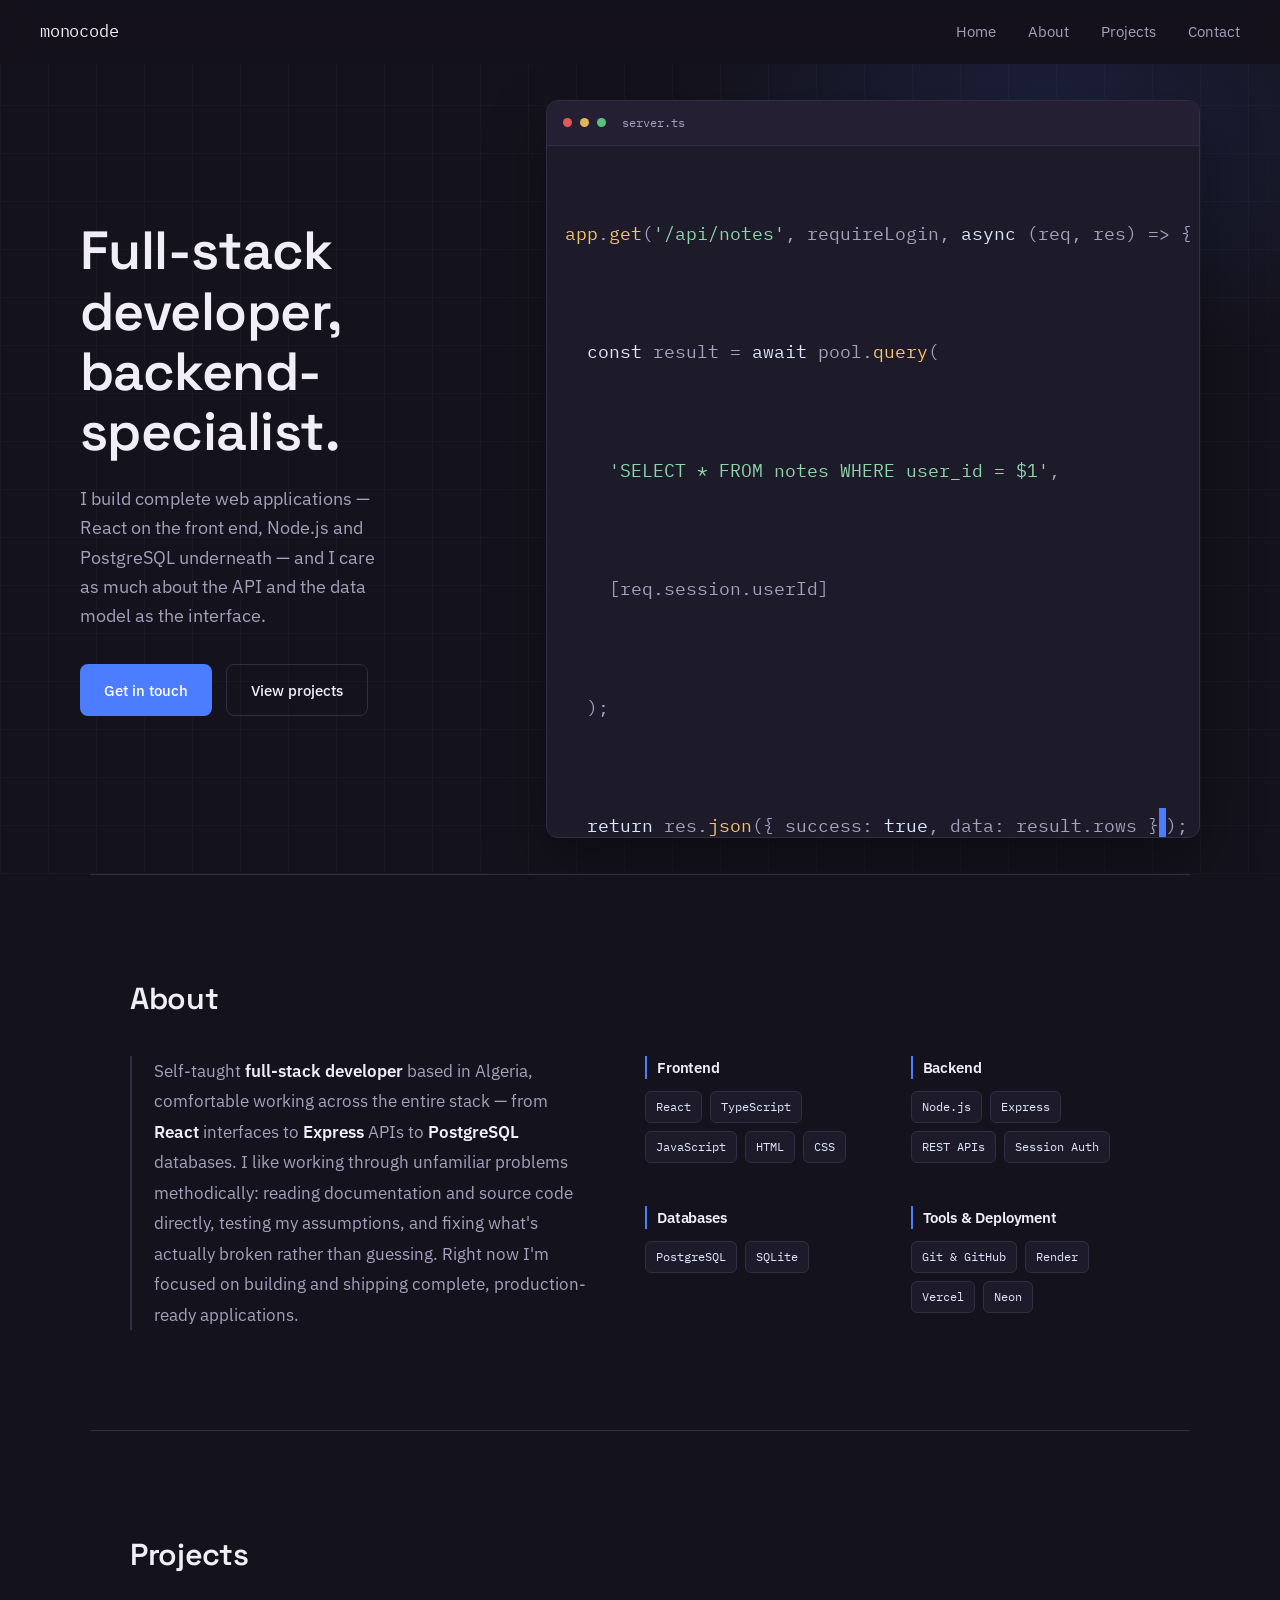
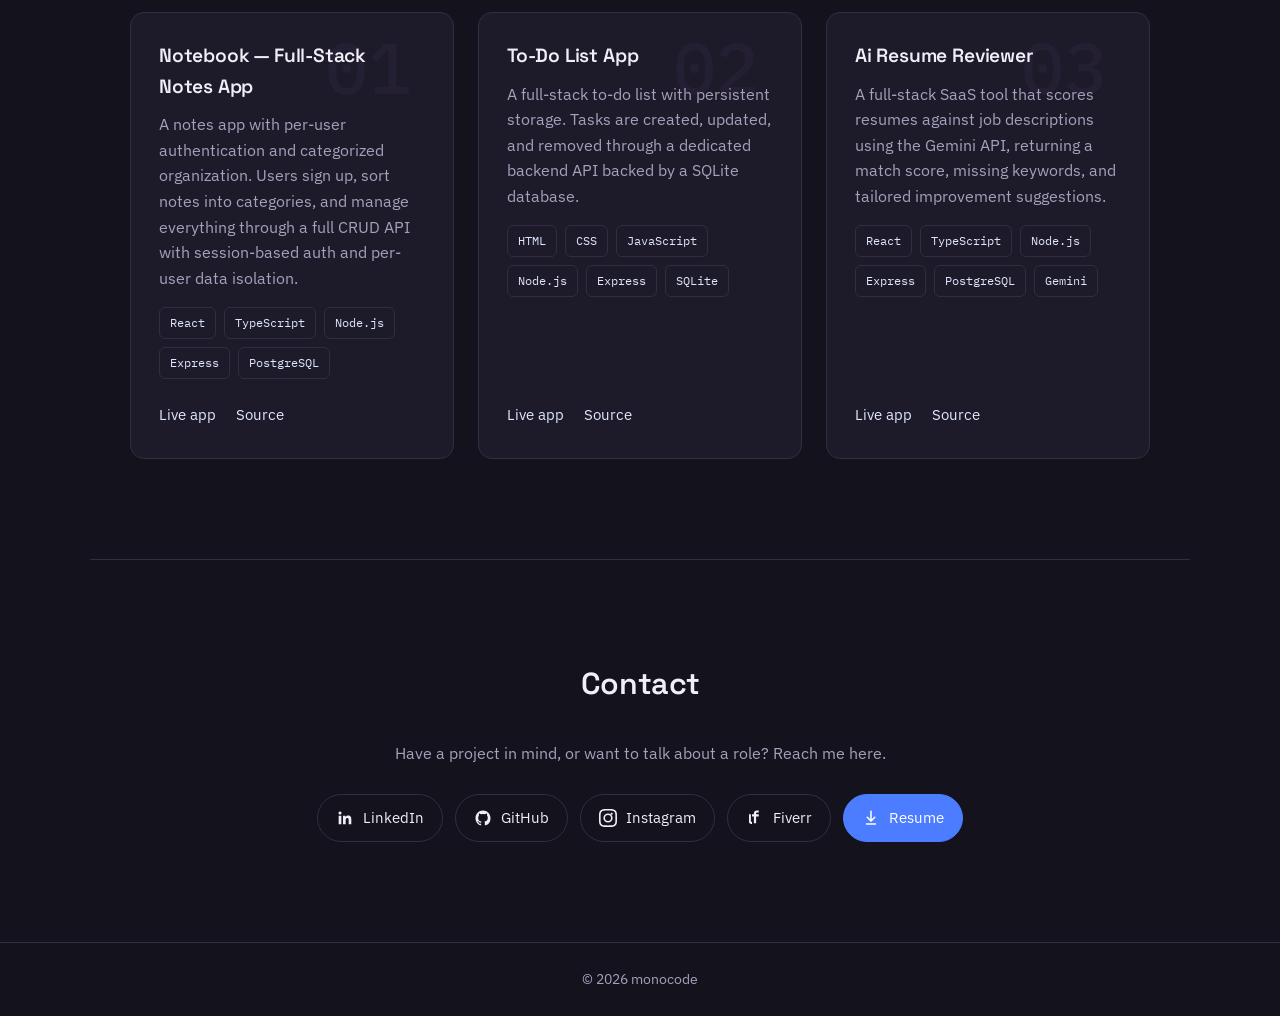
<file: index.html>
<!DOCTYPE html>
<html lang="en">
<head>
  <meta charset="UTF-8" />
  <meta name="viewport" content="width=device-width, initial-scale=1.0" />
  <title>monocode — Full-Stack Developer</title>
  <meta name="description" content="Monocode — a self-taught full-stack developer working across React, TypeScript, Node.js, and PostgreSQL." />
  <link rel="preconnect" href="https://fonts.googleapis.com">
  <link rel="preconnect" href="https://fonts.gstatic.com" crossorigin>
  <link href="https://fonts.googleapis.com/css2?family=Space+Grotesk:wght@500;600;700&family=IBM+Plex+Sans:wght@400;500;600&family=IBM+Plex+Mono:wght@500&display=swap" rel="stylesheet">
  <link rel="icon" href="./asset/favicon.png">
  <link rel="stylesheet" href="style.css"/>
</head>
<body>

  <nav id="nav">
    <a href="#home" class="wordmark">monocode</a>
    <ul class="nav-links" id="navLinks">
      <li><a href="#home">Home</a></li>
      <li><a href="#about">About</a></li>
      <li><a href="#projects">Projects</a></li>
      <li><a href="#contact">Contact</a></li>
    </ul>
    <button id="hamburger" aria-label="Toggle menu" aria-expanded="false">
      <span></span><span></span><span></span>
    </button>
  </nav>

  <section id="home" class="hero">
    <div class="hero-inner">
      <div class="hero-text">
        <h1>Full-stack developer,<br>backend-specialist.</h1>
        <p>I build complete web applications — React on the front end, Node.js and PostgreSQL underneath — and I care as much about the API and the data model as the interface.</p>
        <div class="hero-actions">
          <a href="#contact" class="btn btn-primary">Get in touch</a>
          <a href="#projects" class="btn btn-ghost">View projects</a>
        </div>
      </div>
      <div class="hero-visual" aria-hidden="true">
        <div class="editor">
          <div class="editor-bar">
            <span class="dot dot-r"></span><span class="dot dot-y"></span><span class="dot dot-g"></span>
            <span class="editor-name">server.ts</span>
          </div>
          <div class="editor-body">
            <p><span class="tok-fn">app</span>.<span class="tok-fn">get</span>(<span class="tok-str">'/api/notes'</span>, requireLogin, <span class="tok-kw">async</span> (req, res) <span class="tok-punc">=&gt;</span> {</p>
            <p>&nbsp;&nbsp;<span class="tok-kw">const</span> result <span class="tok-punc">=</span> <span class="tok-kw">await</span> pool.<span class="tok-fn">query</span>(</p>
            <p>&nbsp;&nbsp;&nbsp;&nbsp;<span class="tok-str">'SELECT * FROM notes WHERE user_id = $1'</span>,</p>
            <p>&nbsp;&nbsp;&nbsp;&nbsp;[req.session.userId]</p>
            <p>&nbsp;&nbsp;);</p>
            <p>&nbsp;&nbsp;<span class="tok-kw">return</span> res.<span class="tok-fn">json</span>({ success<span class="tok-punc">:</span> <span class="tok-kw">true</span>, data<span class="tok-punc">:</span> result.rows }<span class="cursor">&nbsp;</span>);</p>
            <p>});</p>
          </div>
        </div>
      </div>
    </div>
  </section>

  <section id="about">
    <div class="section-head reveal">
      <h2>About</h2>
    </div>
    <div class="about-grid">
      <p class="bio reveal">
        Self-taught <span class="hl">full-stack developer</span> based in Algeria, comfortable working across
        the entire stack — from <span class="hl">React</span> interfaces to <span class="hl">Express</span> APIs to
        <span class="hl">PostgreSQL</span> databases. I like working through unfamiliar problems methodically:
        reading documentation and source code directly, testing my assumptions, and fixing what's actually broken
        rather than guessing. Right now I'm focused on building and shipping complete, production-ready
        applications.
      </p>
      <div class="stack reveal">
        <div class="stack-group">
          <h3>Frontend</h3>
          <div class="tags">
            <span class="tag">React</span>
            <span class="tag">TypeScript</span>
            <span class="tag">JavaScript</span>
            <span class="tag">HTML</span>
            <span class="tag">CSS</span>
          </div>
        </div>
        <div class="stack-group">
          <h3>Backend</h3>
          <div class="tags">
            <span class="tag">Node.js</span>
            <span class="tag">Express</span>
            <span class="tag">REST APIs</span>
            <span class="tag">Session Auth</span>
          </div>
        </div>
        <div class="stack-group">
          <h3>Databases</h3>
          <div class="tags">
            <span class="tag">PostgreSQL</span>
            <span class="tag">SQLite</span>
          </div>
        </div>
        <div class="stack-group">
          <h3>Tools &amp; Deployment</h3>
          <div class="tags">
            <span class="tag">Git &amp; GitHub</span>
            <span class="tag">Render</span>
            <span class="tag">Vercel</span>
            <span class="tag">Neon</span>
          </div>
        </div>
      </div>
    </div>
  </section>

  <section id="projects">
    <div class="section-head reveal">
      <h2>Projects</h2>
    </div>

    <div class="project-grid">
    <div class="project reveal">
      <div class="project-head">
        <span class="project-index">01</span>
        <h3>Notebook — Full-Stack Notes App</h3>
      </div>
      <p>
        A notes app with per-user authentication and categorized organization. Users sign up, sort notes into
        categories, and manage everything through a full CRUD API with session-based auth and per-user data
        isolation.
      </p>
      <div class="tags">
        <span class="tag">React</span>
        <span class="tag">TypeScript</span>
        <span class="tag">Node.js</span>
        <span class="tag">Express</span>
        <span class="tag">PostgreSQL</span>
      </div>
      <div class="project-links">
        <a href="https://monocode-notebook.vercel.app" target="_blank" rel="noopener">Live app</a>
        <a href="https://github.com/monocode-dev/Full-Stack-Notes-App" target="_blank" rel="noopener">Source</a>
      </div>
    </div>

    <div class="project reveal">
      <div class="project-head">
        <span class="project-index">02</span>
        <h3>To-Do List App</h3>
      </div>
      <p>
        A full-stack to-do list with persistent storage. Tasks are created, updated, and removed through a
        dedicated backend API backed by a SQLite database.
      </p>
      <div class="tags">
        <span class="tag">HTML</span>
        <span class="tag">CSS</span>
        <span class="tag">JavaScript</span>
        <span class="tag">Node.js</span>
        <span class="tag">Express</span>
        <span class="tag">SQLite</span>
      </div>
      <div class="project-links">
        <a href="https://to-do-list-zdej.onrender.com/" target="_blank" rel="noopener">Live app</a>
        <a href="https://github.com/monocode-dev/To-Do-List" target="_blank" rel="noopener">Source</a>
      </div>
    </div>

    <div class="project-grid">
    <div class="project reveal">
      <div class="project-head">
        <span class="project-index">03</span>
        <h3>Ai Resume Reviewer</h3>
      </div>
      <p>
        A full-stack SaaS tool that scores resumes against job descriptions using the Gemini API, returning a match score, missing keywords, and tailored improvement suggestions. 
      </p>
      <div class="tags">
        <span class="tag">React</span>
        <span class="tag">TypeScript</span>
        <span class="tag">Node.js</span>
        <span class="tag">Express</span>
        <span class="tag">PostgreSQL</span>
        <span class="tag">Gemini</span>
      </div>
      <div class="project-links">
        <a href="https://ai-resume-review-mfkb.onrender.com/" target="_blank" rel="noopener">Live app</a>
        <a href="https://github.com/monocode-dev/ai-resume-reviewer" target="_blank" rel="noopener">Source</a>
      </div>
    </div>
    </div>
  </section>

  <section id="contact">
    <div class="section-head reveal">
      <h2>Contact</h2>
    </div>
    <p class="contact-intro reveal">Have a project in mind, or want to talk about a role? Reach me here.</p>
    <div class="contact-links reveal">
      <a href="https://www.linkedin.com/in/monocode-dev/" target="_blank" rel="noopener" class="contact-link">
        <svg viewBox="0 0 24 24" width="18" height="18" fill="currentColor"><path d="M20.45 20.45h-3.55v-5.57c0-1.33-.02-3.03-1.85-3.03-1.86 0-2.14 1.45-2.14 2.94v5.66H9.36V9h3.41v1.56h.05c.47-.89 1.63-1.85 3.36-1.85 3.6 0 4.27 2.37 4.27 5.45zM5.34 7.43a2.06 2.06 0 1 1 0-4.12 2.06 2.06 0 0 1 0 4.12zM7.12 20.45H3.56V9h3.56z"/></svg>
        LinkedIn
      </a>
      <a href="https://github.com/monocode-dev" target="_blank" rel="noopener" class="contact-link">
        <svg viewBox="0 0 24 24" width="18" height="18" fill="currentColor"><path d="M12 2C6.48 2 2 6.58 2 12.19c0 4.49 2.87 8.29 6.84 9.63.5.1.68-.22.68-.49 0-.24-.01-.88-.01-1.72-2.78.62-3.37-1.37-3.37-1.37-.46-1.19-1.11-1.51-1.11-1.51-.91-.63.07-.62.07-.62 1 .07 1.53 1.05 1.53 1.05.89 1.56 2.34 1.11 2.91.85.09-.66.35-1.11.63-1.37-2.22-.26-4.56-1.14-4.56-5.07 0-1.12.39-2.03 1.03-2.75-.1-.26-.45-1.31.1-2.72 0 0 .84-.27 2.75 1.05a9.36 9.36 0 0 1 5 0c1.91-1.32 2.75-1.05 2.75-1.05.55 1.41.2 2.46.1 2.72.64.72 1.03 1.63 1.03 2.75 0 3.94-2.34 4.8-4.57 5.06.36.32.68.94.68 1.9 0 1.37-.01 2.47-.01 2.81 0 .27.18.6.69.49A10.02 10.02 0 0 0 22 12.19C22 6.58 17.52 2 12 2z"/></svg>
        GitHub
      </a>
      <a href="https://www.instagram.com/monocode.dev/" target="_blank" rel="noopener" class="contact-link">
        <svg viewBox="0 0 24 24" width="18" height="18" fill="currentColor"><path d="M12 2.16c3.2 0 3.58.01 4.85.07 1.17.05 1.8.25 2.23.41.56.22.96.48 1.38.9.42.42.68.82.9 1.38.16.42.36 1.06.41 2.23.06 1.27.07 1.65.07 4.85s-.01 3.58-.07 4.85c-.05 1.17-.25 1.8-.41 2.23-.22.56-.48.96-.9 1.38-.42.42-.82.68-1.38.9-.42.16-1.06.36-2.23.41-1.27.06-1.65.07-4.85.07s-3.58-.01-4.85-.07c-1.17-.05-1.8-.25-2.23-.41a3.72 3.72 0 0 1-1.38-.9 3.72 3.72 0 0 1-.9-1.38c-.16-.42-.36-1.06-.41-2.23-.06-1.27-.07-1.65-.07-4.85s.01-3.58.07-4.85c.05-1.17.25-1.8.41-2.23.22-.56.48-.96.9-1.38.42-.42.82-.68 1.38-.9.42-.16 1.06-.36 2.23-.41 1.27-.06 1.65-.07 4.85-.07zM12 0C8.74 0 8.33.01 7.05.07 5.78.13 4.9.33 4.14.63c-.79.31-1.46.72-2.13 1.38A5.89 5.89 0 0 0 .63 4.14C.33 4.9.13 5.78.07 7.05.01 8.33 0 8.74 0 12s.01 3.67.07 4.95c.06 1.27.26 2.15.56 2.91.31.79.72 1.46 1.38 2.13.66.66 1.34 1.07 2.13 1.38.76.3 1.64.5 2.91.56C8.33 23.99 8.74 24 12 24s3.67-.01 4.95-.07c1.27-.06 2.15-.26 2.91-.56.79-.31 1.46-.72 2.13-1.38.66-.66 1.07-1.34 1.38-2.13.3-.76.5-1.64.56-2.91.06-1.27.07-1.68.07-4.95s-.01-3.67-.07-4.95c-.06-1.27-.26-2.15-.56-2.91a5.89 5.89 0 0 0-1.38-2.13A5.89 5.89 0 0 0 19.86.63c-.76-.3-1.64-.5-2.91-.56C15.67.01 15.26 0 12 0zm0 5.84A6.16 6.16 0 1 0 12 18.16 6.16 6.16 0 0 0 12 5.84zM12 16a4 4 0 1 1 0-8 4 4 0 0 1 0 8zm6.41-9.66a1.44 1.44 0 1 1-2.88 0 1.44 1.44 0 0 1 2.88 0z"/></svg>
        Instagram
      </a>
      <a href="https://fiverr.com/monocode_dev" target="_blank" rel="noopener" class="contact-link">
        <svg viewBox="0 0 24 24" width="18" height="18" fill="currentColor"><path d="M14.5 2C12 2 10.5 3.5 10.5 6v1H8v3h2.5v9h3v-9H17V7h-3.5V6c0-.9.4-1.3 1.3-1.3H17V2h-2.5zM4 7v10c0 1.66 1.34 3 3 3h1v-3H7c-.28 0-.5-.22-.5-.5V7H4z"/></svg>
        Fiverr
      </a>
      <a href="./asset/resume.pdf" target="_blank" rel="noopener" class="contact-link contact-link-primary">
        <svg viewBox="0 0 24 24" width="18" height="18" fill="currentColor"><path d="M12 2a1 1 0 0 1 1 1v10.59l3.29-3.3a1 1 0 1 1 1.42 1.42l-5 5a1 1 0 0 1-1.42 0l-5-5a1 1 0 1 1 1.42-1.42L11 13.59V3a1 1 0 0 1 1-1zM5 20a1 1 0 0 1 1-1h12a1 1 0 1 1 0 2H6a1 1 0 0 1-1-1z"/></svg>
        Resume
      </a>
    </div>
  </section>

  <footer>
    <p>© 2026 monocode</p>
  </footer>

  <script src="script.js"></script>
</body>
</html>
</file>
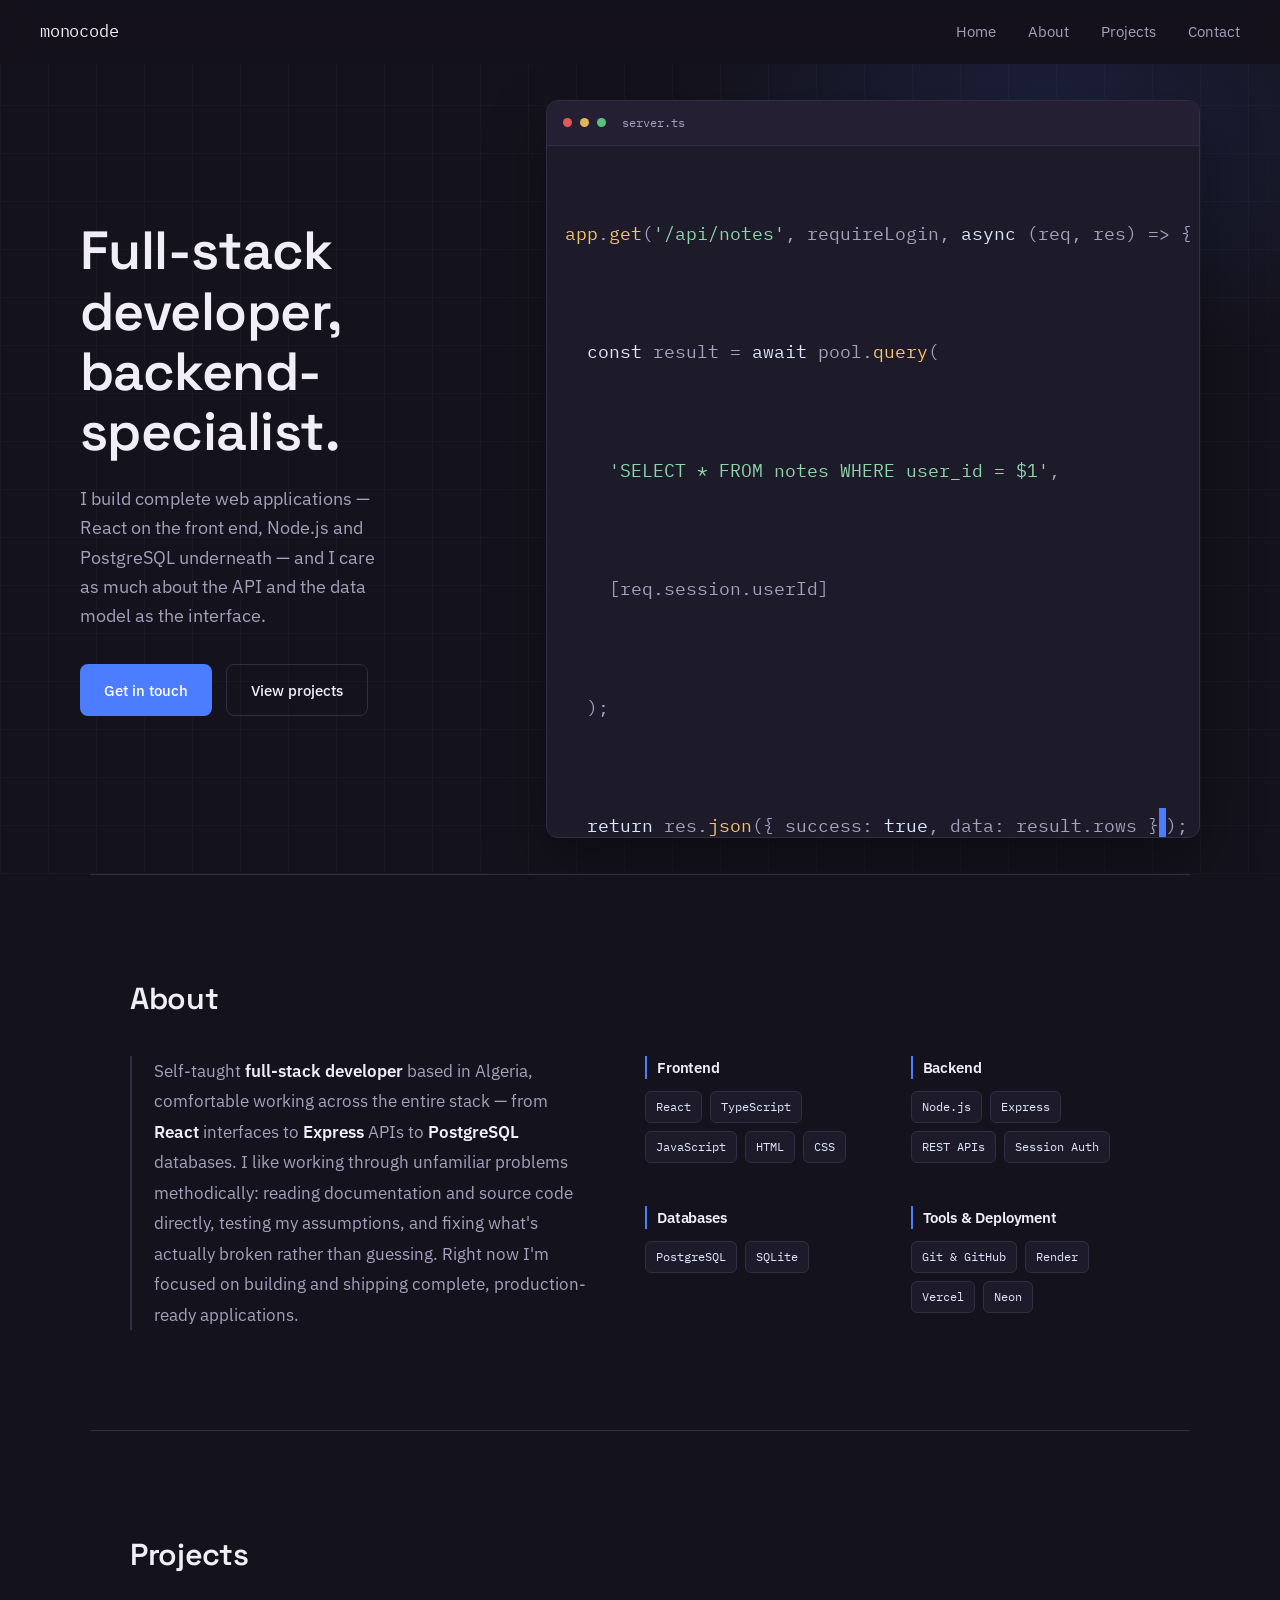
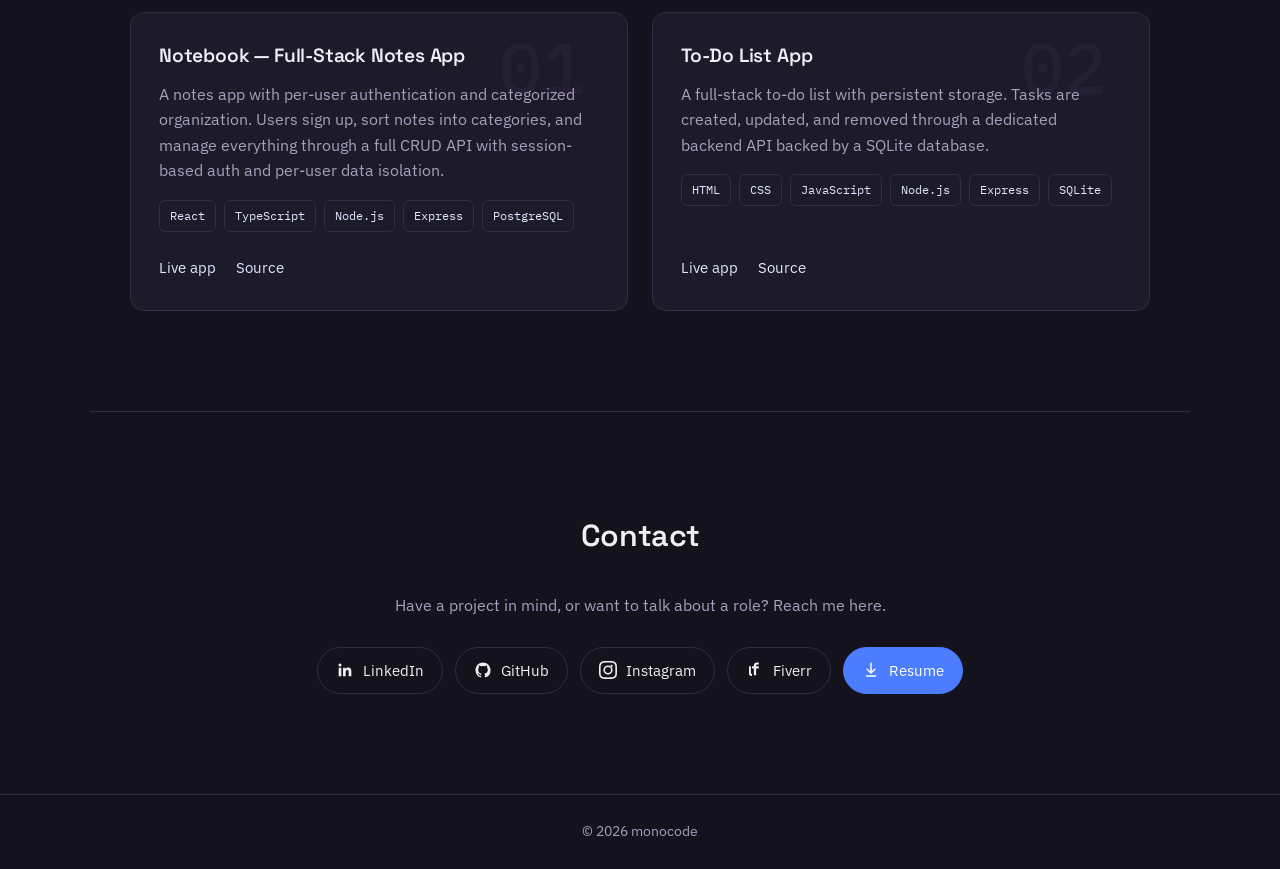
<file: src/index.html>
<!DOCTYPE html>
<html lang="en">
<head>
  <meta charset="UTF-8" />
  <meta name="viewport" content="width=device-width, initial-scale=1.0" />
  <title>monocode — Full-Stack Developer</title>
  <meta name="description" content="Monocode — a self-taught full-stack developer working across React, TypeScript, Node.js, and PostgreSQL." />
  <link rel="preconnect" href="https://fonts.googleapis.com">
  <link rel="preconnect" href="https://fonts.gstatic.com" crossorigin>
  <link href="https://fonts.googleapis.com/css2?family=Space+Grotesk:wght@500;600;700&family=IBM+Plex+Sans:wght@400;500;600&family=IBM+Plex+Mono:wght@500&display=swap" rel="stylesheet">
  <link rel="icon" href="../asset/favicon.png">
  <link rel="stylesheet" href="style.css"/>
</head>
<body>

  <nav id="nav">
    <a href="#home" class="wordmark">monocode</a>
    <ul class="nav-links" id="navLinks">
      <li><a href="#home">Home</a></li>
      <li><a href="#about">About</a></li>
      <li><a href="#projects">Projects</a></li>
      <li><a href="#contact">Contact</a></li>
    </ul>
    <button id="hamburger" aria-label="Toggle menu" aria-expanded="false">
      <span></span><span></span><span></span>
    </button>
  </nav>

  <section id="home" class="hero">
    <div class="hero-inner">
      <div class="hero-text">
        <h1>Full-stack developer,<br>backend-specialist.</h1>
        <p>I build complete web applications — React on the front end, Node.js and PostgreSQL underneath — and I care as much about the API and the data model as the interface.</p>
        <div class="hero-actions">
          <a href="#contact" class="btn btn-primary">Get in touch</a>
          <a href="#projects" class="btn btn-ghost">View projects</a>
        </div>
      </div>
      <div class="hero-visual" aria-hidden="true">
        <div class="editor">
          <div class="editor-bar">
            <span class="dot dot-r"></span><span class="dot dot-y"></span><span class="dot dot-g"></span>
            <span class="editor-name">server.ts</span>
          </div>
          <div class="editor-body">
            <p><span class="tok-fn">app</span>.<span class="tok-fn">get</span>(<span class="tok-str">'/api/notes'</span>, requireLogin, <span class="tok-kw">async</span> (req, res) <span class="tok-punc">=&gt;</span> {</p>
            <p>&nbsp;&nbsp;<span class="tok-kw">const</span> result <span class="tok-punc">=</span> <span class="tok-kw">await</span> pool.<span class="tok-fn">query</span>(</p>
            <p>&nbsp;&nbsp;&nbsp;&nbsp;<span class="tok-str">'SELECT * FROM notes WHERE user_id = $1'</span>,</p>
            <p>&nbsp;&nbsp;&nbsp;&nbsp;[req.session.userId]</p>
            <p>&nbsp;&nbsp;);</p>
            <p>&nbsp;&nbsp;<span class="tok-kw">return</span> res.<span class="tok-fn">json</span>({ success<span class="tok-punc">:</span> <span class="tok-kw">true</span>, data<span class="tok-punc">:</span> result.rows }<span class="cursor">&nbsp;</span>);</p>
            <p>});</p>
          </div>
        </div>
      </div>
    </div>
  </section>

  <section id="about">
    <div class="section-head reveal">
      <h2>About</h2>
    </div>
    <div class="about-grid">
      <p class="bio reveal">
        Self-taught <span class="hl">full-stack developer</span> based in Algeria, comfortable working across
        the entire stack — from <span class="hl">React</span> interfaces to <span class="hl">Express</span> APIs to
        <span class="hl">PostgreSQL</span> databases. I like working through unfamiliar problems methodically:
        reading documentation and source code directly, testing my assumptions, and fixing what's actually broken
        rather than guessing. Right now I'm focused on building and shipping complete, production-ready
        applications.
      </p>
      <div class="stack reveal">
        <div class="stack-group">
          <h3>Frontend</h3>
          <div class="tags">
            <span class="tag">React</span>
            <span class="tag">TypeScript</span>
            <span class="tag">JavaScript</span>
            <span class="tag">HTML</span>
            <span class="tag">CSS</span>
          </div>
        </div>
        <div class="stack-group">
          <h3>Backend</h3>
          <div class="tags">
            <span class="tag">Node.js</span>
            <span class="tag">Express</span>
            <span class="tag">REST APIs</span>
            <span class="tag">Session Auth</span>
          </div>
        </div>
        <div class="stack-group">
          <h3>Databases</h3>
          <div class="tags">
            <span class="tag">PostgreSQL</span>
            <span class="tag">SQLite</span>
          </div>
        </div>
        <div class="stack-group">
          <h3>Tools &amp; Deployment</h3>
          <div class="tags">
            <span class="tag">Git &amp; GitHub</span>
            <span class="tag">Render</span>
            <span class="tag">Vercel</span>
            <span class="tag">Neon</span>
          </div>
        </div>
      </div>
    </div>
  </section>

  <section id="projects">
    <div class="section-head reveal">
      <h2>Projects</h2>
    </div>

    <div class="project-grid">
    <div class="project reveal">
      <div class="project-head">
        <span class="project-index">01</span>
        <h3>Notebook — Full-Stack Notes App</h3>
      </div>
      <p>
        A notes app with per-user authentication and categorized organization. Users sign up, sort notes into
        categories, and manage everything through a full CRUD API with session-based auth and per-user data
        isolation.
      </p>
      <div class="tags">
        <span class="tag">React</span>
        <span class="tag">TypeScript</span>
        <span class="tag">Node.js</span>
        <span class="tag">Express</span>
        <span class="tag">PostgreSQL</span>
      </div>
      <div class="project-links">
        <a href="https://full-stack-notes-app-roan.vercel.app/" target="_blank" rel="noopener">Live app</a>
        <a href="https://github.com/monocode-dev/Full-Stack-Notes-App" target="_blank" rel="noopener">Source</a>
      </div>
    </div>

    <div class="project reveal">
      <div class="project-head">
        <span class="project-index">02</span>
        <h3>To-Do List App</h3>
      </div>
      <p>
        A full-stack to-do list with persistent storage. Tasks are created, updated, and removed through a
        dedicated backend API backed by a SQLite database.
      </p>
      <div class="tags">
        <span class="tag">HTML</span>
        <span class="tag">CSS</span>
        <span class="tag">JavaScript</span>
        <span class="tag">Node.js</span>
        <span class="tag">Express</span>
        <span class="tag">SQLite</span>
      </div>
      <div class="project-links">
        <a href="https://to-do-list-zdej.onrender.com/" target="_blank" rel="noopener">Live app</a>
        <a href="https://github.com/monocode-dev/To-Do-List" target="_blank" rel="noopener">Source</a>
      </div>
    </div>
    </div>
  </section>

  <section id="contact">
    <div class="section-head reveal">
      <h2>Contact</h2>
    </div>
    <p class="contact-intro reveal">Have a project in mind, or want to talk about a role? Reach me here.</p>
    <div class="contact-links reveal">
      <a href="https://www.linkedin.com/in/monocode-dev/" target="_blank" rel="noopener" class="contact-link">
        <svg viewBox="0 0 24 24" width="18" height="18" fill="currentColor"><path d="M20.45 20.45h-3.55v-5.57c0-1.33-.02-3.03-1.85-3.03-1.86 0-2.14 1.45-2.14 2.94v5.66H9.36V9h3.41v1.56h.05c.47-.89 1.63-1.85 3.36-1.85 3.6 0 4.27 2.37 4.27 5.45zM5.34 7.43a2.06 2.06 0 1 1 0-4.12 2.06 2.06 0 0 1 0 4.12zM7.12 20.45H3.56V9h3.56z"/></svg>
        LinkedIn
      </a>
      <a href="https://github.com/monocode-dev" target="_blank" rel="noopener" class="contact-link">
        <svg viewBox="0 0 24 24" width="18" height="18" fill="currentColor"><path d="M12 2C6.48 2 2 6.58 2 12.19c0 4.49 2.87 8.29 6.84 9.63.5.1.68-.22.68-.49 0-.24-.01-.88-.01-1.72-2.78.62-3.37-1.37-3.37-1.37-.46-1.19-1.11-1.51-1.11-1.51-.91-.63.07-.62.07-.62 1 .07 1.53 1.05 1.53 1.05.89 1.56 2.34 1.11 2.91.85.09-.66.35-1.11.63-1.37-2.22-.26-4.56-1.14-4.56-5.07 0-1.12.39-2.03 1.03-2.75-.1-.26-.45-1.31.1-2.72 0 0 .84-.27 2.75 1.05a9.36 9.36 0 0 1 5 0c1.91-1.32 2.75-1.05 2.75-1.05.55 1.41.2 2.46.1 2.72.64.72 1.03 1.63 1.03 2.75 0 3.94-2.34 4.8-4.57 5.06.36.32.68.94.68 1.9 0 1.37-.01 2.47-.01 2.81 0 .27.18.6.69.49A10.02 10.02 0 0 0 22 12.19C22 6.58 17.52 2 12 2z"/></svg>
        GitHub
      </a>
      <a href="https://www.instagram.com/monocode.dev/" target="_blank" rel="noopener" class="contact-link">
        <svg viewBox="0 0 24 24" width="18" height="18" fill="currentColor"><path d="M12 2.16c3.2 0 3.58.01 4.85.07 1.17.05 1.8.25 2.23.41.56.22.96.48 1.38.9.42.42.68.82.9 1.38.16.42.36 1.06.41 2.23.06 1.27.07 1.65.07 4.85s-.01 3.58-.07 4.85c-.05 1.17-.25 1.8-.41 2.23-.22.56-.48.96-.9 1.38-.42.42-.82.68-1.38.9-.42.16-1.06.36-2.23.41-1.27.06-1.65.07-4.85.07s-3.58-.01-4.85-.07c-1.17-.05-1.8-.25-2.23-.41a3.72 3.72 0 0 1-1.38-.9 3.72 3.72 0 0 1-.9-1.38c-.16-.42-.36-1.06-.41-2.23-.06-1.27-.07-1.65-.07-4.85s.01-3.58.07-4.85c.05-1.17.25-1.8.41-2.23.22-.56.48-.96.9-1.38.42-.42.82-.68 1.38-.9.42-.16 1.06-.36 2.23-.41 1.27-.06 1.65-.07 4.85-.07zM12 0C8.74 0 8.33.01 7.05.07 5.78.13 4.9.33 4.14.63c-.79.31-1.46.72-2.13 1.38A5.89 5.89 0 0 0 .63 4.14C.33 4.9.13 5.78.07 7.05.01 8.33 0 8.74 0 12s.01 3.67.07 4.95c.06 1.27.26 2.15.56 2.91.31.79.72 1.46 1.38 2.13.66.66 1.34 1.07 2.13 1.38.76.3 1.64.5 2.91.56C8.33 23.99 8.74 24 12 24s3.67-.01 4.95-.07c1.27-.06 2.15-.26 2.91-.56.79-.31 1.46-.72 2.13-1.38.66-.66 1.07-1.34 1.38-2.13.3-.76.5-1.64.56-2.91.06-1.27.07-1.68.07-4.95s-.01-3.67-.07-4.95c-.06-1.27-.26-2.15-.56-2.91a5.89 5.89 0 0 0-1.38-2.13A5.89 5.89 0 0 0 19.86.63c-.76-.3-1.64-.5-2.91-.56C15.67.01 15.26 0 12 0zm0 5.84A6.16 6.16 0 1 0 12 18.16 6.16 6.16 0 0 0 12 5.84zM12 16a4 4 0 1 1 0-8 4 4 0 0 1 0 8zm6.41-9.66a1.44 1.44 0 1 1-2.88 0 1.44 1.44 0 0 1 2.88 0z"/></svg>
        Instagram
      </a>
      <a href="https://fiverr.com/monocode_dev" target="_blank" rel="noopener" class="contact-link">
        <svg viewBox="0 0 24 24" width="18" height="18" fill="currentColor"><path d="M14.5 2C12 2 10.5 3.5 10.5 6v1H8v3h2.5v9h3v-9H17V7h-3.5V6c0-.9.4-1.3 1.3-1.3H17V2h-2.5zM4 7v10c0 1.66 1.34 3 3 3h1v-3H7c-.28 0-.5-.22-.5-.5V7H4z"/></svg>
        Fiverr
      </a>
      <a href="../asset/resume.pdf" target="_blank" rel="noopener" class="contact-link contact-link-primary">
        <svg viewBox="0 0 24 24" width="18" height="18" fill="currentColor"><path d="M12 2a1 1 0 0 1 1 1v10.59l3.29-3.3a1 1 0 1 1 1.42 1.42l-5 5a1 1 0 0 1-1.42 0l-5-5a1 1 0 1 1 1.42-1.42L11 13.59V3a1 1 0 0 1 1-1zM5 20a1 1 0 0 1 1-1h12a1 1 0 1 1 0 2H6a1 1 0 0 1-1-1z"/></svg>
        Resume
      </a>
    </div>
  </section>

  <footer>
    <p>© 2026 monocode</p>
  </footer>

  <script src="script.js"></script>
</body>
</html>
</file>
<file: style.css>
:root {
  --bg: #14121c;
  --surface: #1d1a29;
  --surface-2: #241f33;
  --border: #322d42;
  --text: #f1eef7;
  --muted: #a79fbc;
  --accent: #4c7cff;
  --accent-dim: rgba(76, 124, 255, 0.14);
  --accent-text: #dfe6ff;
  --font-display: "Space Grotesk", system-ui, sans-serif;
  --font-body: "IBM Plex Sans", system-ui, sans-serif;
  --font-mono: "IBM Plex Mono", monospace;
  --content: 1100px;
}

* {
  margin: 0;
  padding: 0;
  box-sizing: border-box;
}

html {
  scroll-behavior: smooth;
  scroll-padding-top: 84px;
}

@media (prefers-reduced-motion: reduce) {
  html { scroll-behavior: auto; }
  * { animation-duration: 0.001ms !important; transition-duration: 0.001ms !important; }
}

body {
  background: var(--bg);
  color: var(--text);
  font-family: var(--font-body);
  line-height: 1.6;
}

a {
  color: inherit;
  text-decoration: none;
}

:focus-visible {
  outline: 2px solid var(--accent);
  outline-offset: 3px;
  border-radius: 4px;
}

h1, h2, h3 {
  font-family: var(--font-display);
  font-weight: 600;
  letter-spacing: -0.01em;
}

section {
  max-width: var(--content);
  margin: 0 auto;
  padding: clamp(56px, 9vw, 100px) clamp(20px, 5vw, 40px);
}

.section-head {
  margin-bottom: 32px;
}

.section-head h2 {
  font-size: clamp(1.5rem, 3vw, 1.9rem);
}

.tag{
  cursor: default;
}

/* ---------- Nav ---------- */
nav {
  position: sticky;
  top: 0;
  z-index: 100;
  display: flex;
  align-items: center;
  justify-content: space-between;
  padding: 18px clamp(20px, 5vw, 40px);
  background: rgba(20, 18, 28, 0.75);
  backdrop-filter: blur(12px);
  border-bottom: 1px solid transparent;
  transition: border-color 0.25s ease, background 0.25s ease;
}

nav.scrolled {
  border-bottom-color: var(--border);
  background: rgba(20, 18, 28, 0.92);
}

.wordmark {
  font-family: var(--font-mono);
  font-size: 1.05rem;
  color: var(--text);
  letter-spacing: -0.01em;
}

.nav-links {
  display: flex;
  gap: 32px;
  list-style: none;
}

.nav-links a {
  position: relative;
  font-size: 0.94rem;
  color: var(--muted);
  transition: color 0.2s ease;
}

.nav-links a::after {
  content: "";
  position: absolute;
  left: 0;
  bottom: -4px;
  width: 100%;
  height: 1px;
  background: var(--accent);
  transform: scaleX(0);
  transform-origin: left;
  transition: transform 0.25s ease;
}

.nav-links a:hover {
  color: var(--text);
}

.nav-links a:hover::after {
  transform: scaleX(1);
}

#hamburger {
  display: none;
  flex-direction: column;
  justify-content: center;
  gap: 5px;
  width: 34px;
  height: 34px;
  border: none;
  background: none;
  cursor: pointer;
}

#hamburger span {
  display: block;
  width: 20px;
  height: 2px;
  background: var(--text);
  transition: transform 0.25s ease, opacity 0.25s ease;
}

#hamburger.open span:nth-child(1) { transform: translateY(7px) rotate(45deg); }
#hamburger.open span:nth-child(2) { opacity: 0; }
#hamburger.open span:nth-child(3) { transform: translateY(-7px) rotate(-45deg); }

/* ---------- Hero ---------- */
.hero {
  max-width: none;
  height: 90vh;
  display: flex;
  align-items: center;
  position: relative;
  overflow: hidden;
  background:
    radial-gradient(ellipse 640px 420px at 82% 8%, var(--accent-dim), transparent 60%),
    repeating-linear-gradient(0deg, rgba(255,255,255,0.025) 0px, rgba(255,255,255,0.025) 1px, transparent 1px, transparent 48px),
    repeating-linear-gradient(90deg, rgba(255,255,255,0.025) 0px, rgba(255,255,255,0.025) 1px, transparent 1px, transparent 48px);
}

.hero-inner {
  width: 100%;
  max-width: 1400px;
  margin: 0 auto;
  padding: 40px clamp(20px, 5vw, 40px);
  display: grid;
  grid-template-columns: 1.4fr 0.85fr;
  gap: clamp(28px, 5vw, 64px);
  align-items: center;
}

.hero-text {
  animation: rise 0.7s ease both;
}

.hero h1 {
  font-size: clamp(2.3rem, 4.2vw, 3.4rem);
  line-height: 1.12;
  margin-bottom: 22px;
}

.hero p {
  color: var(--muted);
  font-size: clamp(1rem, 1.6vw, 1.14rem);
  max-width: 56ch;
  margin-bottom: 34px;
}

.hero-actions {
  display: flex;
  gap: 14px;
  flex-wrap: wrap;
}

/* ---------- Hero visual: mock editor ---------- */
.hero-visual {
  animation: rise 0.8s ease 0.15s both;
  margin-left: 100px;
}

.editor {
  background: var(--surface);
  border: 1px solid var(--border);
  border-radius: 12px;
  overflow: hidden;
  box-shadow: 0 24px 60px rgba(0, 0, 0, 0.35);
  height: 82vb;
}

.editor-bar {
  display: flex;
  align-items: center;
  gap: 8px;
  padding: 12px 16px;
  border-bottom: 1px solid var(--border);
  background: var(--surface-2);
}

.dot {
  width: 9px;
  height: 9px;
  border-radius: 50%;
  display: inline-block;
}

.dot-r { background: #e05a5a; }
.dot-y { background: #e0b45a; }
.dot-g { background: #5ac27e; }

.editor-name {
  margin-left: 8px;
  font-family: var(--font-mono);
  font-size: 0.78rem;
  color: var(--muted);
}

.editor-body {
  padding: 20px 18px;
  font-family: var(--font-mono);
  font-size: 0.82rem;
  line-height: 1.9;
  overflow-x: auto;
  white-space: pre;
}

.editor-body p {
  color: var(--muted);
}

.tok-kw { color: var(--accent-text); }
.tok-fn { color: #f2c46d; }
.tok-str { color: #8fd6a8; }
.tok-type { color: var(--muted); }
.tok-punc { color: var(--muted); }

.cursor {
  display: inline-block;
  width: 7px;
  background: var(--accent);
  animation: blink 1s step-end infinite;
}

@keyframes blink {
  0%, 100% { opacity: 1; }
  50% { opacity: 0; }
}

.btn {
  display: inline-flex;
  align-items: center;
  padding: 13px 24px;
  border-radius: 8px;
  font-size: 0.95rem;
  font-weight: 500;
  transition: transform 0.2s ease, box-shadow 0.2s ease, background 0.2s ease, border-color 0.2s ease;
}

.btn-primary {
  background: var(--accent);
  color: #fff;
}

.btn-primary:hover {
  box-shadow: 0 0 0 4px var(--accent-dim);
  transform: translateY(-2px);
}

.btn-ghost {
  border: 1px solid var(--border);
  color: var(--text);
}

.btn-ghost:hover {
  border-color: var(--accent);
  transform: translateY(-2px);
}

/* ---------- About ---------- */
#about {
  border-top: 1px solid var(--border);
}

.about-grid {
  display: grid;
  gap: 56px;
}

.bio {
  color: var(--muted);
  font-size: 1.06rem;
  line-height: 1.8;
  max-width: 58ch;
  padding-left: 22px;
  border-left: 2px solid var(--border);
}

.bio .hl {
  color: var(--text);
  font-weight: 600;
}

.stack {
  display: grid;
  grid-template-columns: repeat(auto-fit, minmax(200px, 1fr));
  gap: 26px;
}

.stack-group h3 {
  font-family: var(--font-body);
  font-weight: 600;
  font-size: 0.92rem;
  color: var(--text);
  margin-bottom: 12px;
  padding-left: 10px;
  border-left: 2px solid var(--accent);
}

.tags {
  display: flex;
  flex-wrap: wrap;
  gap: 8px;
}

.tag {
  font-family: var(--font-mono);
  font-size: 0.78rem;
  color: var(--accent-text);
  background: var(--surface);
  border: 1px solid var(--border);
  padding: 5px 10px;
  border-radius: 6px;
  transition: border-color 0.2s ease, transform 0.2s ease, background 0.2s ease;
}

.tag:hover {
  border-color: var(--accent);
  background: var(--accent-dim);
  transform: translateY(-1px);
}

/* ---------- Projects ---------- */
#projects {
  border-top: 1px solid var(--border);
}

.project-grid {
  display: grid;
  grid-template-columns: repeat(auto-fit, minmax(320px, 1fr));
  gap: 24px;
}

.project {
  padding: 28px;
  border: 1px solid var(--border);
  border-radius: 14px;
  background: var(--surface);
  display: flex;
  flex-direction: column;
  position: relative;
  overflow: hidden;
  transition: transform 0.25s ease, box-shadow 0.25s ease, border-color 0.25s ease;
}

.project:hover {
  transform: translateY(-4px);
  border-color: var(--accent);
  box-shadow: 0 18px 40px rgba(0, 0, 0, 0.28);
}

.project-index {
  position: absolute;
  top: -10px;
  right: 14px;
  font-family: var(--font-mono);
  font-size: 4.5rem;
  font-weight: 500;
  color: var(--surface-2);
  z-index: 0;
  line-height: 1;
  user-select: none;
}

.project-head {
  position: relative;
  z-index: 1;
}

.project-head h3 {
  font-size: 1.2rem;
  margin-bottom: 10px;
  max-width: 85%;
  z-index: 3;
  position: inherit;
}

.project p {
  color: var(--muted);
  position: relative;
  z-index: 1;
  margin-bottom: 16px;
}

.project .tags {
  margin-bottom: 20px;
  position: relative;
  z-index: 1;
}

.project-links {
  display: flex;
  gap: 20px;
  margin-top: auto;
  padding-top: 4px;
  position: relative;
  z-index: 1;
}

.project-links a {
  font-size: 0.92rem;
  color: var(--accent-text);
  border-bottom: 1px solid transparent;
  padding-bottom: 2px;
  transition: border-color 0.2s ease, color 0.2s ease;
}

.project-links a:hover {
  border-color: var(--accent);
}

/* ---------- Contact ---------- */
#contact {
  border-top: 1px solid var(--border);
  text-align: center;
}

#contact .section-head {
  display: flex;
  justify-content: center;
}

.contact-intro {
  color: var(--muted);
  margin: 0 auto 28px;
  max-width: 52ch;
}

.contact-links {
  display: flex;
  flex-wrap: wrap;
  justify-content: center;
  gap: 12px;
}

.contact-link {
  display: inline-flex;
  align-items: center;
  gap: 9px;
  padding: 11px 18px;
  border: 1px solid var(--border);
  border-radius: 999px;
  font-size: 0.92rem;
  color: var(--text);
  transition: border-color 0.2s ease, transform 0.2s ease, background 0.2s ease;
}

.contact-link svg {
  transition: transform 0.25s ease;
}

.contact-link:hover {
  border-color: var(--accent);
  transform: translateY(-3px);
  box-shadow: 0 10px 24px rgba(0, 0, 0, 0.25);
}

.contact-link:hover svg {
  transform: scale(1.1);
}

.contact-link-primary {
  background: var(--accent);
  border-color: var(--accent);
  color: #fff;
}

.contact-link-primary:hover {
  box-shadow: 0 0 0 4px var(--accent-dim);
}

/* ---------- Footer ---------- */
footer {
  text-align: center;
  padding: 26px;
  color: var(--muted);
  font-size: 0.85rem;
  border-top: 1px solid var(--border);
}

/* ---------- Motion ---------- */
@keyframes rise {
  from { opacity: 0; transform: translateY(14px); }
  to { opacity: 1; transform: translateY(0); }
}

.reveal {
  opacity: 0;
  transform: translateY(22px);
  transition: opacity 0.6s ease, transform 0.6s ease;
}

.reveal.is-visible {
  opacity: 1;
  transform: translateY(0);
}

.project-grid .project:nth-child(2) {
  transition-delay: 0.1s;
}

/* ---------- Responsive ---------- */
@media (min-width: 640px) {
  .about-grid {
    grid-template-columns: 1fr 1.1fr;
  }
}

@media (max-width: 900px) {
  .hero-inner {
    grid-template-columns: 1fr;
  }

  .hero-visual {
    display: none;
  }
}

@media (max-width: 780px) {
  #hamburger {
    display: flex;
  }

  .nav-links {
    position: absolute;
    top: 100%;
    left: 0;
    right: 0;
    flex-direction: column;
    gap: 0;
    background: rgba(20, 18, 28, 0.97);
    backdrop-filter: blur(12px);
    border-bottom: 1px solid var(--border);
    max-height: 0;
    overflow: hidden;
    transition: max-height 0.3s ease;
  }

  .nav-links.open {
    max-height: 260px;
  }

  .nav-links li {
    width: 100%;
  }

  .nav-links a {
    display: block;
    padding: 16px 24px;
    border-top: 1px solid var(--border);
  }
}
</file>
<file: src/style.css>
:root {
  --bg: #14121c;
  --surface: #1d1a29;
  --surface-2: #241f33;
  --border: #322d42;
  --text: #f1eef7;
  --muted: #a79fbc;
  --accent: #4c7cff;
  --accent-dim: rgba(76, 124, 255, 0.14);
  --accent-text: #dfe6ff;
  --font-display: "Space Grotesk", system-ui, sans-serif;
  --font-body: "IBM Plex Sans", system-ui, sans-serif;
  --font-mono: "IBM Plex Mono", monospace;
  --content: 1100px;
}

* {
  margin: 0;
  padding: 0;
  box-sizing: border-box;
}

html {
  scroll-behavior: smooth;
  scroll-padding-top: 84px;
}

@media (prefers-reduced-motion: reduce) {
  html { scroll-behavior: auto; }
  * { animation-duration: 0.001ms !important; transition-duration: 0.001ms !important; }
}

body {
  background: var(--bg);
  color: var(--text);
  font-family: var(--font-body);
  line-height: 1.6;
}

a {
  color: inherit;
  text-decoration: none;
}

:focus-visible {
  outline: 2px solid var(--accent);
  outline-offset: 3px;
  border-radius: 4px;
}

h1, h2, h3 {
  font-family: var(--font-display);
  font-weight: 600;
  letter-spacing: -0.01em;
}

section {
  max-width: var(--content);
  margin: 0 auto;
  padding: clamp(56px, 9vw, 100px) clamp(20px, 5vw, 40px);
}

.section-head {
  margin-bottom: 32px;
}

.section-head h2 {
  font-size: clamp(1.5rem, 3vw, 1.9rem);
}

.tag{
  cursor: default;
}

/* ---------- Nav ---------- */
nav {
  position: sticky;
  top: 0;
  z-index: 100;
  display: flex;
  align-items: center;
  justify-content: space-between;
  padding: 18px clamp(20px, 5vw, 40px);
  background: rgba(20, 18, 28, 0.75);
  backdrop-filter: blur(12px);
  border-bottom: 1px solid transparent;
  transition: border-color 0.25s ease, background 0.25s ease;
}

nav.scrolled {
  border-bottom-color: var(--border);
  background: rgba(20, 18, 28, 0.92);
}

.wordmark {
  font-family: var(--font-mono);
  font-size: 1.05rem;
  color: var(--text);
  letter-spacing: -0.01em;
}

.nav-links {
  display: flex;
  gap: 32px;
  list-style: none;
}

.nav-links a {
  position: relative;
  font-size: 0.94rem;
  color: var(--muted);
  transition: color 0.2s ease;
}

.nav-links a::after {
  content: "";
  position: absolute;
  left: 0;
  bottom: -4px;
  width: 100%;
  height: 1px;
  background: var(--accent);
  transform: scaleX(0);
  transform-origin: left;
  transition: transform 0.25s ease;
}

.nav-links a:hover {
  color: var(--text);
}

.nav-links a:hover::after {
  transform: scaleX(1);
}

#hamburger {
  display: none;
  flex-direction: column;
  justify-content: center;
  gap: 5px;
  width: 34px;
  height: 34px;
  border: none;
  background: none;
  cursor: pointer;
}

#hamburger span {
  display: block;
  width: 20px;
  height: 2px;
  background: var(--text);
  transition: transform 0.25s ease, opacity 0.25s ease;
}

#hamburger.open span:nth-child(1) { transform: translateY(7px) rotate(45deg); }
#hamburger.open span:nth-child(2) { opacity: 0; }
#hamburger.open span:nth-child(3) { transform: translateY(-7px) rotate(-45deg); }

/* ---------- Hero ---------- */
.hero {
  max-width: none;
  height: 90vh;
  display: flex;
  align-items: center;
  position: relative;
  overflow: hidden;
  background:
    radial-gradient(ellipse 640px 420px at 82% 8%, var(--accent-dim), transparent 60%),
    repeating-linear-gradient(0deg, rgba(255,255,255,0.025) 0px, rgba(255,255,255,0.025) 1px, transparent 1px, transparent 48px),
    repeating-linear-gradient(90deg, rgba(255,255,255,0.025) 0px, rgba(255,255,255,0.025) 1px, transparent 1px, transparent 48px);
}

.hero-inner {
  width: 100%;
  max-width: 1400px;
  margin: 0 auto;
  padding: 40px clamp(20px, 5vw, 40px);
  display: grid;
  grid-template-columns: 1.4fr 0.85fr;
  gap: clamp(28px, 5vw, 64px);
  align-items: center;
}

.hero-text {
  animation: rise 0.7s ease both;
}

.hero h1 {
  font-size: clamp(2.3rem, 4.2vw, 3.4rem);
  line-height: 1.12;
  margin-bottom: 22px;
}

.hero p {
  color: var(--muted);
  font-size: clamp(1rem, 1.6vw, 1.14rem);
  max-width: 56ch;
  margin-bottom: 34px;
}

.hero-actions {
  display: flex;
  gap: 14px;
  flex-wrap: wrap;
}

/* ---------- Hero visual: mock editor ---------- */
.hero-visual {
  animation: rise 0.8s ease 0.15s both;
  margin-left: 100px;
}

.editor {
  background: var(--surface);
  border: 1px solid var(--border);
  border-radius: 12px;
  overflow: hidden;
  box-shadow: 0 24px 60px rgba(0, 0, 0, 0.35);
  height: 82vb;
}

.editor-bar {
  display: flex;
  align-items: center;
  gap: 8px;
  padding: 12px 16px;
  border-bottom: 1px solid var(--border);
  background: var(--surface-2);
}

.dot {
  width: 9px;
  height: 9px;
  border-radius: 50%;
  display: inline-block;
}

.dot-r { background: #e05a5a; }
.dot-y { background: #e0b45a; }
.dot-g { background: #5ac27e; }

.editor-name {
  margin-left: 8px;
  font-family: var(--font-mono);
  font-size: 0.78rem;
  color: var(--muted);
}

.editor-body {
  padding: 20px 18px;
  font-family: var(--font-mono);
  font-size: 0.82rem;
  line-height: 1.9;
  overflow-x: auto;
  white-space: pre;
}

.editor-body p {
  color: var(--muted);
}

.tok-kw { color: var(--accent-text); }
.tok-fn { color: #f2c46d; }
.tok-str { color: #8fd6a8; }
.tok-type { color: var(--muted); }
.tok-punc { color: var(--muted); }

.cursor {
  display: inline-block;
  width: 7px;
  background: var(--accent);
  animation: blink 1s step-end infinite;
}

@keyframes blink {
  0%, 100% { opacity: 1; }
  50% { opacity: 0; }
}

.btn {
  display: inline-flex;
  align-items: center;
  padding: 13px 24px;
  border-radius: 8px;
  font-size: 0.95rem;
  font-weight: 500;
  transition: transform 0.2s ease, box-shadow 0.2s ease, background 0.2s ease, border-color 0.2s ease;
}

.btn-primary {
  background: var(--accent);
  color: #fff;
}

.btn-primary:hover {
  box-shadow: 0 0 0 4px var(--accent-dim);
  transform: translateY(-2px);
}

.btn-ghost {
  border: 1px solid var(--border);
  color: var(--text);
}

.btn-ghost:hover {
  border-color: var(--accent);
  transform: translateY(-2px);
}

/* ---------- About ---------- */
#about {
  border-top: 1px solid var(--border);
}

.about-grid {
  display: grid;
  gap: 56px;
}

.bio {
  color: var(--muted);
  font-size: 1.06rem;
  line-height: 1.8;
  max-width: 58ch;
  padding-left: 22px;
  border-left: 2px solid var(--border);
}

.bio .hl {
  color: var(--text);
  font-weight: 600;
}

.stack {
  display: grid;
  grid-template-columns: repeat(auto-fit, minmax(200px, 1fr));
  gap: 26px;
}

.stack-group h3 {
  font-family: var(--font-body);
  font-weight: 600;
  font-size: 0.92rem;
  color: var(--text);
  margin-bottom: 12px;
  padding-left: 10px;
  border-left: 2px solid var(--accent);
}

.tags {
  display: flex;
  flex-wrap: wrap;
  gap: 8px;
}

.tag {
  font-family: var(--font-mono);
  font-size: 0.78rem;
  color: var(--accent-text);
  background: var(--surface);
  border: 1px solid var(--border);
  padding: 5px 10px;
  border-radius: 6px;
  transition: border-color 0.2s ease, transform 0.2s ease, background 0.2s ease;
}

.tag:hover {
  border-color: var(--accent);
  background: var(--accent-dim);
  transform: translateY(-1px);
}

/* ---------- Projects ---------- */
#projects {
  border-top: 1px solid var(--border);
}

.project-grid {
  display: grid;
  grid-template-columns: repeat(auto-fit, minmax(320px, 1fr));
  gap: 24px;
}

.project {
  padding: 28px;
  border: 1px solid var(--border);
  border-radius: 14px;
  background: var(--surface);
  display: flex;
  flex-direction: column;
  position: relative;
  overflow: hidden;
  transition: transform 0.25s ease, box-shadow 0.25s ease, border-color 0.25s ease;
}

.project:hover {
  transform: translateY(-4px);
  border-color: var(--accent);
  box-shadow: 0 18px 40px rgba(0, 0, 0, 0.28);
}

.project-index {
  position: absolute;
  top: -10px;
  right: 14px;
  font-family: var(--font-mono);
  font-size: 4.5rem;
  font-weight: 500;
  color: var(--surface-2);
  z-index: 0;
  line-height: 1;
  user-select: none;
}

.project-head {
  position: relative;
  z-index: 1;
}

.project-head h3 {
  font-size: 1.2rem;
  margin-bottom: 10px;
  max-width: 85%;
}

.project p {
  color: var(--muted);
  position: relative;
  z-index: 1;
  margin-bottom: 16px;
}

.project .tags {
  margin-bottom: 20px;
  position: relative;
  z-index: 1;
}

.project-links {
  display: flex;
  gap: 20px;
  margin-top: auto;
  padding-top: 4px;
  position: relative;
  z-index: 1;
}

.project-links a {
  font-size: 0.92rem;
  color: var(--accent-text);
  border-bottom: 1px solid transparent;
  padding-bottom: 2px;
  transition: border-color 0.2s ease, color 0.2s ease;
}

.project-links a:hover {
  border-color: var(--accent);
}

/* ---------- Contact ---------- */
#contact {
  border-top: 1px solid var(--border);
  text-align: center;
}

#contact .section-head {
  display: flex;
  justify-content: center;
}

.contact-intro {
  color: var(--muted);
  margin: 0 auto 28px;
  max-width: 52ch;
}

.contact-links {
  display: flex;
  flex-wrap: wrap;
  justify-content: center;
  gap: 12px;
}

.contact-link {
  display: inline-flex;
  align-items: center;
  gap: 9px;
  padding: 11px 18px;
  border: 1px solid var(--border);
  border-radius: 999px;
  font-size: 0.92rem;
  color: var(--text);
  transition: border-color 0.2s ease, transform 0.2s ease, background 0.2s ease;
}

.contact-link svg {
  transition: transform 0.25s ease;
}

.contact-link:hover {
  border-color: var(--accent);
  transform: translateY(-3px);
  box-shadow: 0 10px 24px rgba(0, 0, 0, 0.25);
}

.contact-link:hover svg {
  transform: scale(1.1);
}

.contact-link-primary {
  background: var(--accent);
  border-color: var(--accent);
  color: #fff;
}

.contact-link-primary:hover {
  box-shadow: 0 0 0 4px var(--accent-dim);
}

/* ---------- Footer ---------- */
footer {
  text-align: center;
  padding: 26px;
  color: var(--muted);
  font-size: 0.85rem;
  border-top: 1px solid var(--border);
}

/* ---------- Motion ---------- */
@keyframes rise {
  from { opacity: 0; transform: translateY(14px); }
  to { opacity: 1; transform: translateY(0); }
}

.reveal {
  opacity: 0;
  transform: translateY(22px);
  transition: opacity 0.6s ease, transform 0.6s ease;
}

.reveal.is-visible {
  opacity: 1;
  transform: translateY(0);
}

.project-grid .project:nth-child(2) {
  transition-delay: 0.1s;
}

/* ---------- Responsive ---------- */
@media (min-width: 640px) {
  .about-grid {
    grid-template-columns: 1fr 1.1fr;
  }
}

@media (max-width: 900px) {
  .hero-inner {
    grid-template-columns: 1fr;
  }

  .hero-visual {
    display: none;
  }
}

@media (max-width: 780px) {
  #hamburger {
    display: flex;
  }

  .nav-links {
    position: absolute;
    top: 100%;
    left: 0;
    right: 0;
    flex-direction: column;
    gap: 0;
    background: rgba(20, 18, 28, 0.97);
    backdrop-filter: blur(12px);
    border-bottom: 1px solid var(--border);
    max-height: 0;
    overflow: hidden;
    transition: max-height 0.3s ease;
  }

  .nav-links.open {
    max-height: 260px;
  }

  .nav-links li {
    width: 100%;
  }

  .nav-links a {
    display: block;
    padding: 16px 24px;
    border-top: 1px solid var(--border);
  }
}
</file>
